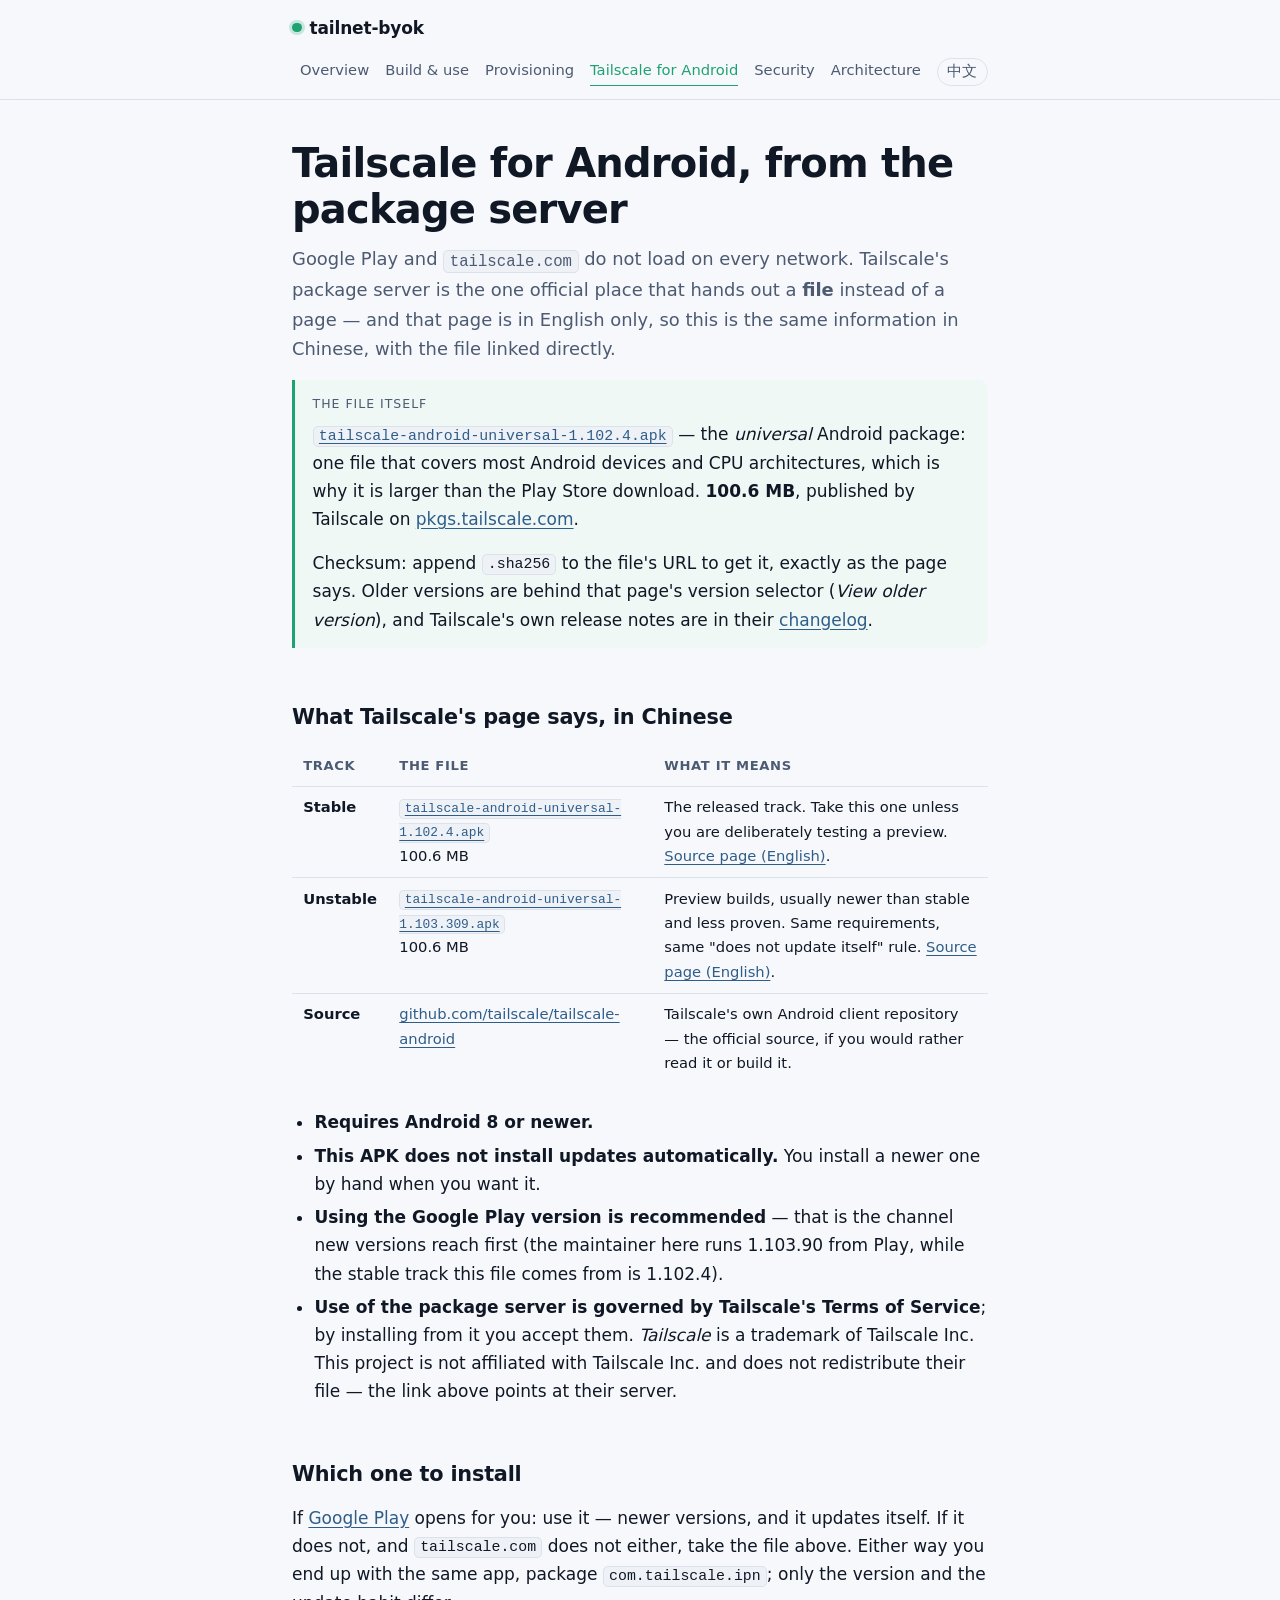
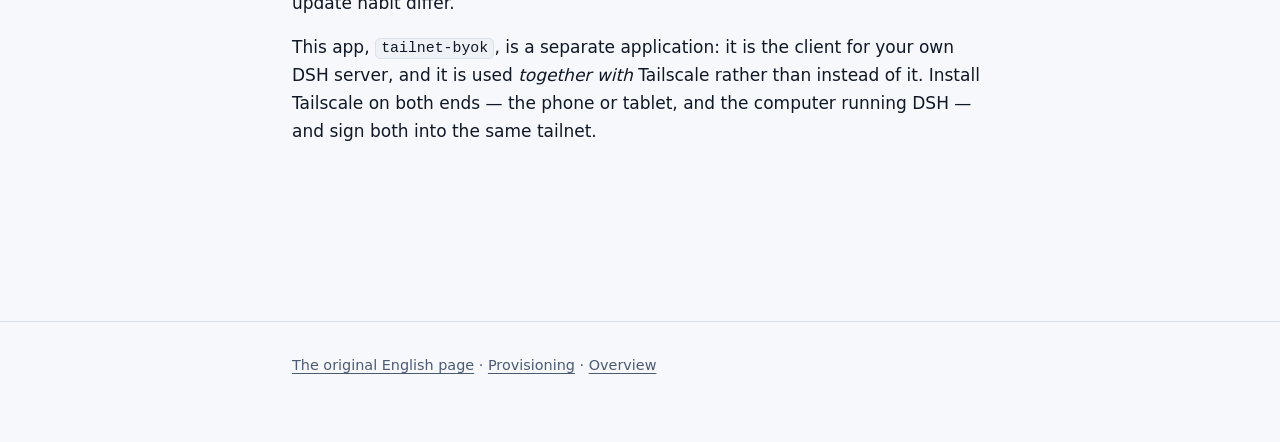
<file: site/tailscale-android.html>
<!DOCTYPE html>
<html lang="en" data-lang="en" data-title-zh="Tailscale 安卓版 —— 包服务器（中文说明）">
<head>
<meta charset="utf-8">
<meta name="viewport" content="width=device-width, initial-scale=1">
<title>Tailscale for Android — the package server, in Chinese</title>
<meta name="description" content="Tailscale's package server page for Android, explained in Chinese: the universal APK, its requirements, and why Google Play is the better route when it loads.">
<meta name="color-scheme" content="dark light">
<link rel="stylesheet" href="styles.css">
<!-- After <title>, so the title it saves is the English one. -->
<script src="lang.js"></script>
</head>
<body>

<header class="site">
  <div class="wrap">
    <a class="brand" href="index.html"><span class="dot"></span>tailnet-byok</a>
    <nav class="site">
      <a href="index.html"><span class="i18n-en">Overview</span><span class="i18n-zh">总览</span></a>
      <a href="guide.html"><span class="i18n-en">Build &amp; use</span><span class="i18n-zh">构建与使用</span></a>
      <a href="provisioning.html"><span class="i18n-en">Provisioning</span><span class="i18n-zh">配置链接</span></a>
      <a href="tailscale-android.html" aria-current="page"><span class="i18n-en">Tailscale for Android</span><span class="i18n-zh">Tailscale 安卓版</span></a>
      <a href="security.html"><span class="i18n-en">Security</span><span class="i18n-zh">安全</span></a>
      <a href="architecture.html"><span class="i18n-en">Architecture</span><span class="i18n-zh">架构</span></a>
      <button class="lang" type="button" id="lang-toggle" hidden>中文</button>
    </nav>
  </div>
</header>

<main class="wrap">

  <h1><span class="i18n-en">Tailscale for Android, from the package server</span><span class="i18n-zh">Tailscale 安卓版：从官方包服务器安装</span></h1>

  <p class="lead">
    <span class="i18n-en">Google Play and <code>tailscale.com</code> do not load on every network. Tailscale's
    package server is the one official place that hands out a <strong>file</strong> instead of a page — and that
    page is in English only, so this is the same information in Chinese, with the file linked directly.</span><span class="i18n-zh">Google Play 和 <code>tailscale.com</code> 不是哪儿都能打开。Tailscale 的包服务器是官方唯一
    <strong>直接给文件</strong>、不需要你先打开网页的地方 —— 而那个页面只有英文，所以这里把同一份信息换成中文，
    并把文件直接链出来。</span>
  </p>

  <div class="callout">
    <span class="label"><span class="i18n-en">The file itself</span><span class="i18n-zh">文件本体</span></span>
    <p>
      <span class="i18n-en"><a href="https://pkgs.tailscale.com/stable/tailscale-android-universal-1.102.4.apk"><code>tailscale-android-universal-1.102.4.apk</code></a>
      — the <em>universal</em> Android package: one file that covers most Android devices and CPU architectures,
      which is why it is larger than the Play Store download. <strong>100.6 MB</strong>, published by Tailscale
      on <a href="https://pkgs.tailscale.com/stable/#android">pkgs.tailscale.com</a>.</span><span class="i18n-zh"><a href="https://pkgs.tailscale.com/stable/tailscale-android-universal-1.102.4.apk"><code>tailscale-android-universal-1.102.4.apk</code></a>
      —— <em>通用</em>安卓包：一个文件覆盖大多数安卓设备和 CPU 架构，所以它比 Play 商店那份大。
      <strong>100.6 MB</strong>，由 Tailscale 发布在
      <a href="https://pkgs.tailscale.com/stable/#android">pkgs.tailscale.com</a>。</span>
    </p>
    <p>
      <span class="i18n-en">Checksum: append <code>.sha256</code> to the file's URL to get it, exactly as the page
      says. Older versions are behind that page's version selector (<em>View older version</em>), and Tailscale's
      own release notes are in their
      <a href="https://tailscale.com/changelog">changelog</a>.</span><span class="i18n-zh">校验值：在文件地址后面加上
      <code>.sha256</code> 就能取到 —— 这是原页面自己写的办法。旧版本在那一页的版本选择器里（<em>View older
      version</em>），Tailscale 自己的更新记录在它的
      <a href="https://tailscale.com/changelog">changelog</a>。</span>
    </p>
  </div>

  <h2 id="what-the-page-says"><span class="i18n-en">What Tailscale's page says, in Chinese</span><span class="i18n-zh">原页面写了什么（中文）</span><a class="anchor" href="#what-the-page-says">#</a></h2>

  <div class="table-scroll">
  <table>
    <thead>
      <tr><th><span class="i18n-en">Track</span><span class="i18n-zh">通道</span></th><th><span class="i18n-en">The file</span><span class="i18n-zh">文件</span></th><th><span class="i18n-en">What it means</span><span class="i18n-zh">含义</span></th></tr>
    </thead>
    <tbody>
      <tr>
        <td><strong><span class="i18n-en">Stable</span><span class="i18n-zh">稳定版</span></strong></td>
        <td><a href="https://pkgs.tailscale.com/stable/tailscale-android-universal-1.102.4.apk"><code>tailscale-android-universal-1.102.4.apk</code></a><br><span class="i18n-en">100.6 MB</span><span class="i18n-zh">100.6 MB</span></td>
        <td><span class="i18n-en">The released track. Take this one unless you are deliberately testing a preview.
        <a href="https://pkgs.tailscale.com/stable/#android">Source page (English)</a>.</span><span class="i18n-zh">正式发布的通道。除非你就是要试预览版，否则装这个。
        <a href="https://pkgs.tailscale.com/stable/#android">原页面（英文）</a>。</span></td>
      </tr>
      <tr>
        <td><strong><span class="i18n-en">Unstable</span><span class="i18n-zh">不稳定版</span></strong></td>
        <td><a href="https://pkgs.tailscale.com/unstable/tailscale-android-universal-1.103.309.apk"><code>tailscale-android-universal-1.103.309.apk</code></a><br><span class="i18n-en">100.6 MB</span><span class="i18n-zh">100.6 MB</span></td>
        <td><span class="i18n-en">Preview builds, usually newer than stable and less proven. Same requirements,
        same "does not update itself" rule. <a href="https://pkgs.tailscale.com/unstable/#android">Source page
        (English)</a>.</span><span class="i18n-zh">预览构建，通常比稳定版新、但验证更少。要求相同，同样"不会自己更新"。
        <a href="https://pkgs.tailscale.com/unstable/#android">原页面（英文）</a>。</span></td>
      </tr>
      <tr>
        <td><strong><span class="i18n-en">Source</span><span class="i18n-zh">源码</span></strong></td>
        <td><a href="https://github.com/tailscale/tailscale-android">github.com/tailscale/tailscale-android</a></td>
        <td><span class="i18n-en">Tailscale's own Android client repository — the official source, if you would
        rather read it or build it.</span><span class="i18n-zh">Tailscale 自己的安卓客户端仓库 —— 想读代码或自己构建，
        就从这里开始。</span></td>
      </tr>
    </tbody>
  </table>
  </div>

  <ul>
    <li><span class="i18n-en"><strong>Requires Android 8 or newer.</strong></span><span class="i18n-zh"><strong>要求 Android 8 或更高。</strong></span></li>
    <li><span class="i18n-en"><strong>This APK does not install updates automatically.</strong> You install a newer
    one by hand when you want it.</span><span class="i18n-zh"><strong>这个 APK 不会自动更新。</strong>想要新版本，
    要自己手动再装一次。</span></li>
    <li><span class="i18n-en"><strong>Using the Google Play version is recommended</strong> — that is the channel
    new versions reach first (the maintainer here runs 1.103.90 from Play, while the stable track this file comes
    from is 1.102.4).</span><span class="i18n-zh"><strong>官方推荐用 Google Play 版本</strong> —— 新版本先到那里
    （本项目维护者用的是 Play 上的 1.103.90，而这个文件所属的 stable 通道是 1.102.4）。</span></li>
    <li><span class="i18n-en"><strong>Use of the package server is governed by Tailscale's Terms of Service</strong>;
    by installing from it you accept them. <em>Tailscale</em> is a trademark of Tailscale Inc. This project is not
    affiliated with Tailscale Inc. and does not redistribute their file — the link above points at their
    server.</span><span class="i18n-zh"><strong>使用包服务器受 Tailscale 的服务条款约束</strong>，从它那里安装即表示
    你接受该条款。<em>Tailscale</em> 是 Tailscale Inc. 的商标。本项目与 Tailscale Inc. 没有隶属关系，也不转分发
    他们的文件 —— 上面那条链接指向的是他们自己的服务器。</span></li>
  </ul>

  <h2 id="which-one"><span class="i18n-en">Which one to install</span><span class="i18n-zh">该装哪一个</span><a class="anchor" href="#which-one">#</a></h2>

  <p>
    <span class="i18n-en">If <a href="https://play.google.com/store/apps/details?id=com.tailscale.ipn">Google
    Play</a> opens for you: use it — newer versions, and it updates itself. If it does not, and
    <code>tailscale.com</code> does not either, take the file above. Either way you end up with the same app,
    package <code>com.tailscale.ipn</code>; only the version and the update habit differ.</span><span class="i18n-zh">如果你那里 <a href="https://play.google.com/store/apps/details?id=com.tailscale.ipn">Google Play</a>
    能打开：就用它 —— 版本更新、而且会自己更新。打不开，且 <code>tailscale.com</code> 也打不开，就用上面那个文件。
    两条路的包名都是 <code>com.tailscale.ipn</code>，装出来是同一个应用，区别只在版本号和以后怎么更新。</span>
  </p>

  <p>
    <span class="i18n-en">This app, <code>tailnet-byok</code>, is a separate application: it is the client for your
    own DSH server, and it is used <em>together with</em> Tailscale rather than instead of it. Install Tailscale on
    both ends — the phone or tablet, and the computer running DSH — and sign both into the same
    tailnet.</span><span class="i18n-zh">本项目 <code>tailnet-byok</code> 是另一个应用：它是你自己那台 DSH 服务器的
    客户端，是<em>和</em> Tailscale 搭配使用，而不是替代它。两端都要装 Tailscale —— 手机或平板，以及跑 DSH 的
    电脑 —— 并登录同一个 tailnet。</span>
  </p>

</main>

<footer class="site">
  <div class="wrap">
    <p class="small muted">
      <span class="i18n-en"><a href="https://pkgs.tailscale.com/stable/#android">The original English page</a> ·
      <a href="provisioning.html">Provisioning</a> · <a href="index.html">Overview</a></span><span class="i18n-zh"><a href="https://pkgs.tailscale.com/stable/#android">原英文页面</a> ·
      <a href="provisioning.html">配置链接</a> · <a href="index.html">总览</a></span>
    </p>
  </div>
</footer>

</body>
</html>
</file>
<file: site/styles.css>
/*
 * tailnet-byok docs site.
 *
 * One stylesheet, no framework. The design brief was "a network tool read on a
 * phone": high contrast, generous line height, a monospace face for anything
 * the user might type, and a single accent colour reserved for states that mean
 * something (verified, warning, failure) rather than for decoration.
 *
 * Tokens are CSS custom properties so a fork can rebrand by editing the block
 * below and nothing else.
 */

:root {
  --bg: #0e1420;
  --bg-raised: #161d2c;
  --bg-code: #101725;
  --fg: #e6eaf1;
  --fg-muted: #97a3b8;
  --fg-faint: #64708a;
  --line: #26314a;
  --accent: #3ddc97;
  --accent-dim: #1fa271;
  --warn: #e8b339;
  --danger: #e0655f;
  --link: #8fb4d9;

  --font-sans: ui-sans-serif, system-ui, -apple-system, "Segoe UI", Roboto,
    "Helvetica Neue", Arial, "Noto Sans SC", sans-serif;
  --font-mono: ui-monospace, SFMono-Regular, "SF Mono", Menlo, Consolas,
    "Liberation Mono", monospace;

  --measure: 46rem;
  --radius: 10px;
}

@media (prefers-color-scheme: light) {
  :root {
    --bg: #f6f8fb;
    --bg-raised: #ffffff;
    --bg-code: #eef2f7;
    --fg: #101725;
    --fg-muted: #4c5a72;
    --fg-faint: #7a8699;
    --line: #dbe2ec;
    --accent: #1fa271;
    --accent-dim: #17805a;
    --warn: #9a6b00;
    --danger: #b3261e;
    --link: #2f5d8a;
  }
}

*,
*::before,
*::after {
  box-sizing: border-box;
}

html {
  -webkit-text-size-adjust: 100%;
  scroll-behavior: smooth;
}

@media (prefers-reduced-motion: reduce) {
  html {
    scroll-behavior: auto;
  }
  * {
    animation-duration: 0.01ms !important;
    transition-duration: 0.01ms !important;
  }
}

body {
  margin: 0;
  background: var(--bg);
  color: var(--fg);
  font-family: var(--font-sans);
  font-size: 17px;
  line-height: 1.65;
  -webkit-font-smoothing: antialiased;
}

/* --- Layout ------------------------------------------------------------- */

.wrap {
  max-width: var(--measure);
  margin: 0 auto;
  padding: 0 1.25rem 6rem;
}

header.site {
  border-bottom: 1px solid var(--line);
  background: color-mix(in srgb, var(--bg) 88%, transparent);
  position: sticky;
  top: 0;
  backdrop-filter: blur(8px);
  z-index: 10;
}

header.site .wrap {
  padding-top: 0.85rem;
  padding-bottom: 0.85rem;
  display: flex;
  align-items: center;
  gap: 1rem;
  flex-wrap: wrap;
}

.brand {
  font-weight: 650;
  letter-spacing: -0.01em;
  text-decoration: none;
  color: var(--fg);
  display: inline-flex;
  align-items: center;
  gap: 0.5rem;
}

.brand .dot {
  width: 0.6rem;
  height: 0.6rem;
  border-radius: 50%;
  background: var(--accent);
  box-shadow: 0 0 0 3px color-mix(in srgb, var(--accent) 22%, transparent);
}

nav.site {
  display: flex;
  gap: 1rem;
  flex-wrap: wrap;
  font-size: 0.92rem;
  margin-left: auto;
}

nav.site a {
  color: var(--fg-muted);
  text-decoration: none;
  padding-bottom: 2px;
  border-bottom: 1px solid transparent;
}

nav.site a:hover,
nav.site a:focus-visible {
  color: var(--fg);
  border-bottom-color: var(--accent);
}

nav.site a[aria-current="page"] {
  color: var(--accent);
  border-bottom-color: var(--accent);
}

/* --- Languages ----------------------------------------------------------- */

/* Every page carries both languages; one of them is hidden here rather than by
   the script, so the page still reads correctly if `lang.js` never loads. With
   no `data-lang` at all — a page opened with the script blocked — the English
   half is what a reader gets. */
html[data-lang="zh"] .i18n-en { display: none !important; }
html:not([data-lang="zh"]) .i18n-zh { display: none !important; }

button.lang {
  font: inherit;
  color: var(--fg-muted);
  background: none;
  border: 1px solid var(--line);
  border-radius: 999px;
  padding: 0.05rem 0.6rem;
  cursor: pointer;
}

button.lang:hover,
button.lang:focus-visible {
  color: var(--fg);
  border-color: var(--accent);
}

/* --- Typography --------------------------------------------------------- */

h1 {
  font-size: clamp(1.75rem, 5vw, 2.5rem);
  line-height: 1.15;
  letter-spacing: -0.02em;
  margin: 2.5rem 0 0.75rem;
}

h2 {
  font-size: 1.3rem;
  letter-spacing: -0.01em;
  margin: 2.75rem 0 0.75rem;
  padding-top: 0.5rem;
}

h3 {
  font-size: 1.06rem;
  margin: 1.75rem 0 0.5rem;
}

p,
ul,
ol {
  margin: 0 0 1rem;
}

ul,
ol {
  padding-left: 1.4rem;
}

li {
  margin-bottom: 0.35rem;
}

li > ul,
li > ol {
  margin-top: 0.35rem;
}

a {
  color: var(--link);
  text-underline-offset: 3px;
}

a:hover {
  color: var(--accent);
}

strong {
  font-weight: 650;
}

hr {
  border: 0;
  border-top: 1px solid var(--line);
  margin: 2.5rem 0;
}

.lead {
  font-size: 1.12rem;
  color: var(--fg-muted);
}

.muted {
  color: var(--fg-muted);
}

.small {
  font-size: 0.9rem;
}

/* --- Code --------------------------------------------------------------- */

code,
kbd,
pre {
  font-family: var(--font-mono);
  font-size: 0.875em;
}

code {
  background: var(--bg-code);
  border: 1px solid var(--line);
  border-radius: 5px;
  padding: 0.1em 0.35em;
  word-break: break-word;
}

pre {
  background: var(--bg-code);
  border: 1px solid var(--line);
  border-radius: var(--radius);
  padding: 1rem;
  overflow-x: auto;
  line-height: 1.55;
  margin: 0 0 1.25rem;
}

pre code {
  background: none;
  border: 0;
  padding: 0;
  font-size: 0.83rem;
  white-space: pre;
  word-break: normal;
}

kbd {
  background: var(--bg-raised);
  border: 1px solid var(--line);
  border-bottom-width: 2px;
  border-radius: 5px;
  padding: 0.1em 0.4em;
}

/* --- Cards and callouts ------------------------------------------------- */

.card {
  background: var(--bg-raised);
  border: 1px solid var(--line);
  border-radius: var(--radius);
  padding: 1.15rem 1.25rem;
  margin: 0 0 1.25rem;
}

.card > :last-child {
  margin-bottom: 0;
}

.grid {
  display: grid;
  gap: 1rem;
  grid-template-columns: repeat(auto-fit, minmax(15rem, 1fr));
  margin-bottom: 1.5rem;
}

.grid .card {
  margin: 0;
}

.callout {
  border-left: 3px solid var(--accent);
  background: color-mix(in srgb, var(--accent) 7%, var(--bg-raised));
  border-radius: 0 var(--radius) var(--radius) 0;
  padding: 0.9rem 1.1rem;
  margin: 0 0 1.25rem;
}

.callout.warn {
  border-left-color: var(--warn);
  background: color-mix(in srgb, var(--warn) 8%, var(--bg-raised));
}

.callout.danger {
  border-left-color: var(--danger);
  background: color-mix(in srgb, var(--danger) 8%, var(--bg-raised));
}

.callout > :last-child {
  margin-bottom: 0;
}

.callout .label {
  display: block;
  font-size: 0.78rem;
  text-transform: uppercase;
  letter-spacing: 0.08em;
  color: var(--fg-muted);
  margin-bottom: 0.35rem;
}

/* --- Status markers ----------------------------------------------------- */

.tag {
  display: inline-block;
  font-size: 0.75rem;
  font-weight: 600;
  letter-spacing: 0.04em;
  text-transform: uppercase;
  padding: 0.15rem 0.5rem;
  border-radius: 999px;
  border: 1px solid currentColor;
  vertical-align: middle;
}

.tag.ok {
  color: var(--accent);
}
.tag.warn {
  color: var(--warn);
}
.tag.bad {
  color: var(--danger);
}
.tag.neutral {
  color: var(--fg-muted);
}

/* A terminal transcript, for the connection-test output. */
.transcript {
  background: var(--bg-code);
  border: 1px solid var(--line);
  border-radius: var(--radius);
  padding: 1rem;
  font-family: var(--font-mono);
  font-size: 0.82rem;
  line-height: 1.7;
  overflow-x: auto;
  margin: 0 0 1.25rem;
}

.transcript .ok {
  color: var(--accent);
}
.transcript .warn {
  color: var(--warn);
}
.transcript .bad {
  color: var(--danger);
}
.transcript .dim {
  color: var(--fg-faint);
}
.transcript .step {
  display: inline-block;
  min-width: 15rem;
}

/* --- Tables ------------------------------------------------------------- */

.table-scroll {
  overflow-x: auto;
  margin: 0 0 1.5rem;
}

table {
  border-collapse: collapse;
  width: 100%;
  font-size: 0.92rem;
}

th,
td {
  text-align: left;
  padding: 0.55rem 0.7rem;
  border-bottom: 1px solid var(--line);
  vertical-align: top;
}

th {
  font-weight: 650;
  color: var(--fg-muted);
  font-size: 0.82rem;
  text-transform: uppercase;
  letter-spacing: 0.05em;
  white-space: nowrap;
}

tbody tr:last-child td {
  border-bottom: 0;
}

/* --- Diagram ------------------------------------------------------------ */

.diagram {
  background: var(--bg-code);
  border: 1px solid var(--line);
  border-radius: var(--radius);
  padding: 1rem;
  overflow-x: auto;
  font-family: var(--font-mono);
  font-size: 0.78rem;
  line-height: 1.5;
  white-space: pre;
  color: var(--fg-muted);
  margin: 0 0 1.25rem;
}

/* --- Header block ------------------------------------------------------- */

.hero {
  padding-top: 1rem;
}

.hero .badges {
  display: flex;
  gap: 0.4rem;
  flex-wrap: wrap;
  margin: 0 0 1rem;
}

.hero .badges img {
  height: 20px;
}

.cta {
  display: flex;
  gap: 0.75rem;
  flex-wrap: wrap;
  margin: 1.5rem 0 2rem;
}

.btn {
  display: inline-block;
  padding: 0.6rem 1.1rem;
  border-radius: var(--radius);
  text-decoration: none;
  font-weight: 600;
  font-size: 0.95rem;
  border: 1px solid var(--line);
  color: var(--fg);
  background: var(--bg-raised);
}

.btn:hover {
  border-color: var(--accent);
  color: var(--accent);
}

.btn.primary {
  background: var(--accent);
  border-color: var(--accent);
  color: #07231a;
}

.btn.primary:hover {
  background: var(--accent-dim);
  border-color: var(--accent-dim);
  color: #04170f;
}

/* --- Footer ------------------------------------------------------------- */

footer.site {
  border-top: 1px solid var(--line);
  margin-top: 4rem;
  padding: 2rem 0 3rem;
  color: var(--fg-muted);
  font-size: 0.88rem;
}

footer.site .wrap {
  padding-bottom: 0;
}

footer.site a {
  color: var(--fg-muted);
}

/* --- Anchor links ------------------------------------------------------- */

h2 .anchor,
h3 .anchor {
  color: var(--fg-faint);
  text-decoration: none;
  margin-left: 0.4rem;
  opacity: 0;
  transition: opacity 0.12s ease;
}

h2:hover .anchor,
h3:hover .anchor,
h2 .anchor:focus-visible,
h3 .anchor:focus-visible {
  opacity: 1;
}

/* --- Print -------------------------------------------------------------- */

@media print {
  header.site,
  footer.site,
  .cta {
    display: none;
  }
  body {
    background: #fff;
    color: #000;
    font-size: 11pt;
  }
  pre,
  .card,
  .transcript,
  .diagram {
    border-color: #bbb;
    background: #f6f6f6;
  }
  a {
    color: #000;
    text-decoration: underline;
  }
}
</file>
